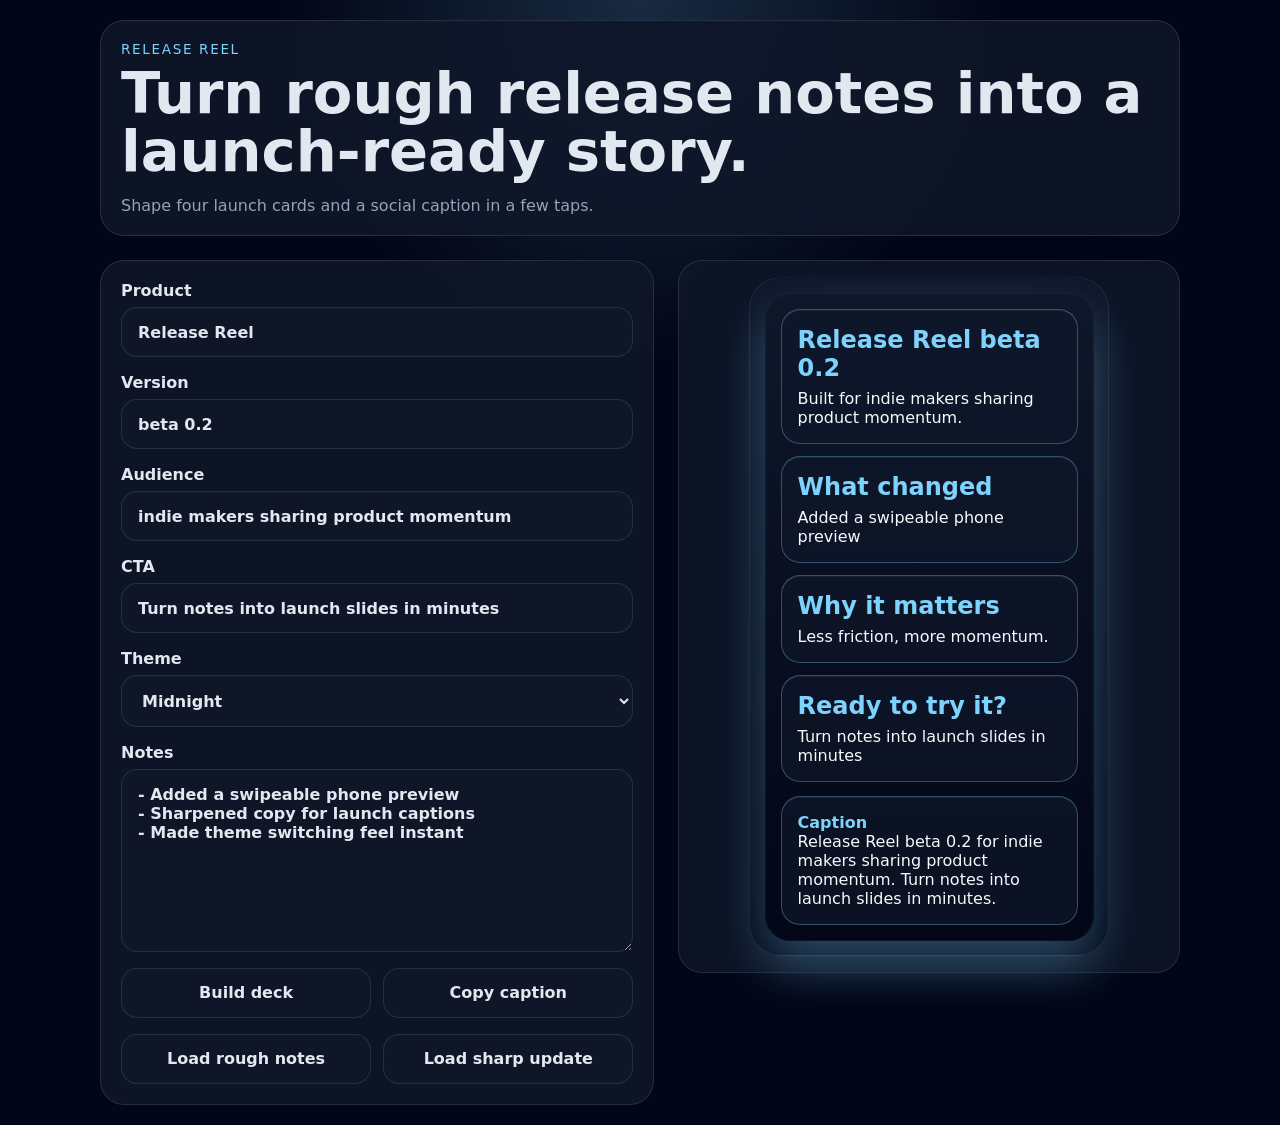
<file: previews/release-reel/index.html>
<!doctype html>
<html lang="en">
  <head>
    <meta charset="UTF-8" />
    <meta name="viewport" content="width=device-width, initial-scale=1.0" />
    <title>Release Reel</title>
    <link rel="stylesheet" href="./styles.css" />
  </head>
  <body>
    <main class="layout">
      <section class="hero">
        <p class="eyebrow">Release Reel</p>
        <h1>Turn rough release notes into a launch-ready story.</h1>
        <p class="lede">Shape four launch cards and a social caption in a few taps.</p>
      </section>

      <section class="panel">
        <form data-reel-form class="composer" action="#">
          <label>
            Product
            <input id="product" type="text" value="Release Reel" />
          </label>
          <label>
            Version
            <input id="version" type="text" value="beta 0.2" />
          </label>
          <label>
            Audience
            <input id="audience" type="text" value="indie makers sharing product momentum" />
          </label>
          <label>
            CTA
            <input id="cta" type="text" value="Turn notes into launch slides in minutes" />
          </label>
          <label>
            Theme
            <select id="theme"></select>
          </label>
          <label>
            Notes
            <textarea id="notes" rows="8">- Added a swipeable phone preview
- Sharpened copy for launch captions
- Made theme switching feel instant</textarea>
          </label>

          <div class="actions">
            <button type="button" data-build>Build deck</button>
            <button type="button" data-copy>Copy caption</button>
          </div>

          <div class="examples">
            <button type="button" data-load="Rough notes">Load rough notes</button>
            <button type="button" data-load="Sharp update">Load sharp update</button>
          </div>
        </form>
      </section>

      <section class="preview-shell">
        <div class="phone-frame">
          <article class="preview" data-preview data-theme="Midnight">
            <div class="card-stack">
              <section class="card">
                <h2 data-card-title="0">Release Reel beta 0.2</h2>
                <p data-card-body="0">Built for indie makers sharing product momentum.</p>
              </section>
              <section class="card">
                <h2 data-card-title="1">What changed</h2>
                <p data-card-body="1">Added a swipeable phone preview</p>
              </section>
              <section class="card">
                <h2 data-card-title="2">Why it matters</h2>
                <p data-card-body="2">Less friction, more momentum.</p>
              </section>
              <section class="card">
                <h2 data-card-title="3">Ready to try it?</h2>
                <p data-card-body="3">Turn notes into launch slides in minutes</p>
              </section>
            </div>
            <footer class="caption-box">
              <strong>Caption</strong>
              <p data-caption>Release Reel beta 0.2 for indie makers sharing product momentum. Turn notes into launch slides in minutes.</p>
            </footer>
          </article>
        </div>
      </section>
    </main>

    <script type="module" src="./src/main.js"></script>
  </body>
</html>
</file>
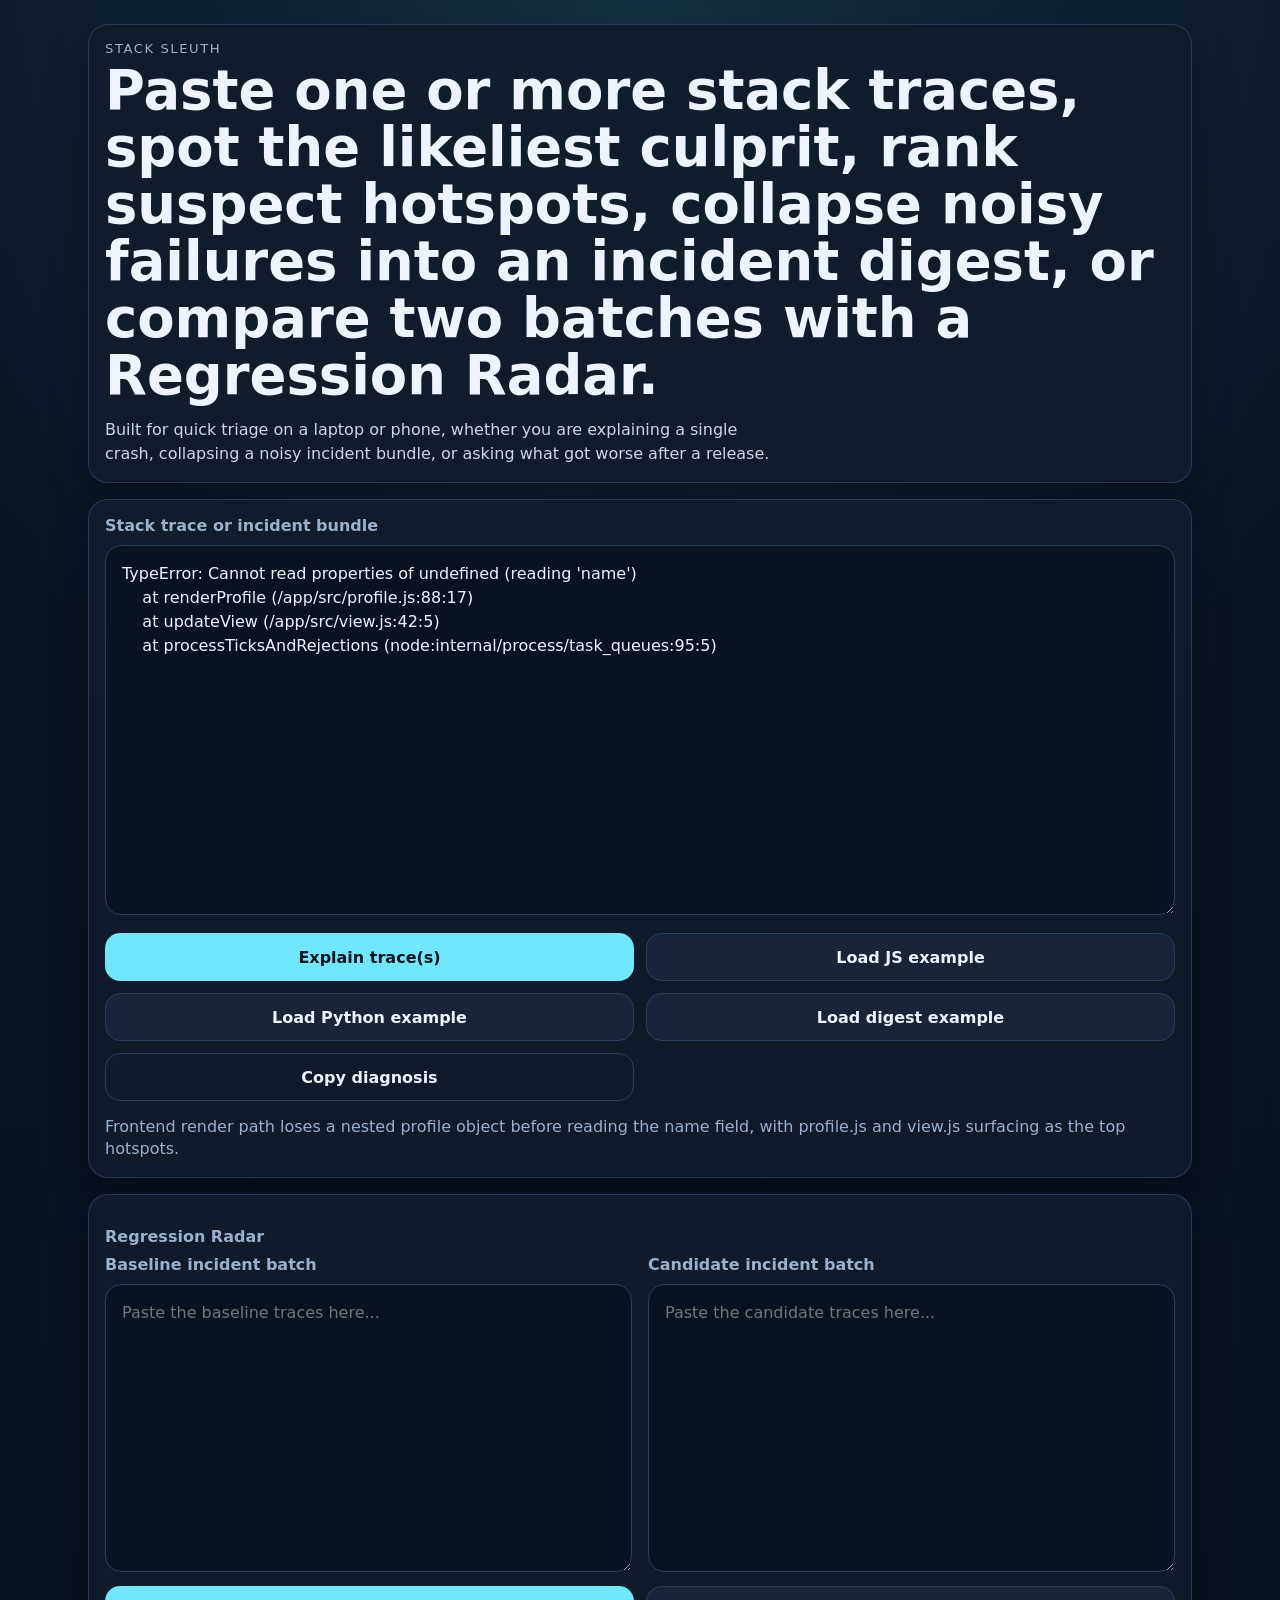
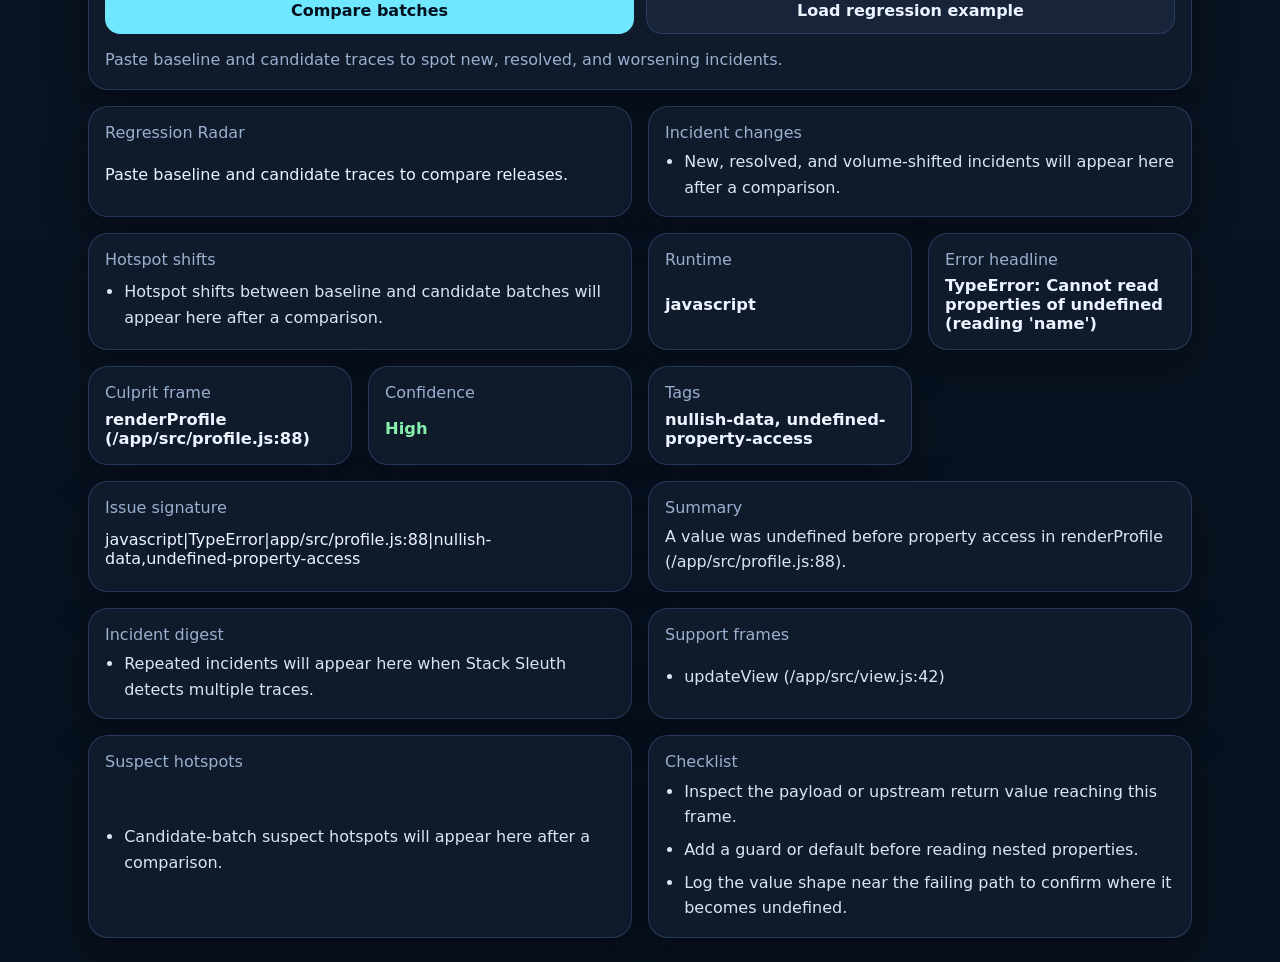
<file: previews/stack-sleuth/index.html>
<!doctype html>
<html lang="en">
  <head>
    <meta charset="UTF-8" />
    <meta name="viewport" content="width=device-width, initial-scale=1.0" />
    <title>Stack Sleuth</title>
    <link rel="stylesheet" href="./styles.css" />
  </head>
  <body>
    <main class="app-shell">
      <section class="hero card">
        <p class="eyebrow">Stack Sleuth</p>
        <h1>Paste one or more stack traces, spot the likeliest culprit, rank suspect hotspots, collapse noisy failures into an incident digest, or compare two batches with a Regression Radar.</h1>
        <p class="hero-copy">Built for quick triage on a laptop or phone, whether you are explaining a single crash, collapsing a noisy incident bundle, or asking what got worse after a release.</p>
      </section>

      <section class="workspace card">
        <label class="field-label" for="trace-input">Stack trace or incident bundle</label>
        <textarea id="trace-input" rows="14" spellcheck="false" placeholder="Paste one or more JavaScript, Python, or Ruby traces here..."></textarea>
        <div class="actions">
          <button id="explain-button" type="button">Explain trace(s)</button>
          <button id="load-js-button" type="button" class="secondary">Load JS example</button>
          <button id="load-python-button" type="button" class="secondary">Load Python example</button>
          <button id="load-digest-button" type="button" class="secondary">Load digest example</button>
          <button id="copy-button" type="button" class="ghost">Copy diagnosis</button>
        </div>
        <p id="example-caption" class="caption" aria-live="polite"></p>
      </section>

      <section class="workspace card">
        <p class="field-label">Regression Radar</p>
        <div class="compare-grid">
          <div>
            <label class="field-label" for="compare-baseline-input">Baseline incident batch</label>
            <textarea id="compare-baseline-input" rows="10" spellcheck="false" placeholder="Paste the baseline traces here..."></textarea>
          </div>
          <div>
            <label class="field-label" for="compare-candidate-input">Candidate incident batch</label>
            <textarea id="compare-candidate-input" rows="10" spellcheck="false" placeholder="Paste the candidate traces here..."></textarea>
          </div>
        </div>
        <div class="actions">
          <button id="compare-button" type="button">Compare batches</button>
          <button id="load-regression-button" type="button" class="secondary">Load regression example</button>
        </div>
        <p id="compare-caption" class="caption" aria-live="polite">Paste baseline and candidate traces to spot new, resolved, and worsening incidents.</p>
      </section>

      <section class="results" aria-live="polite">
        <article class="card result-card wide">
          <span class="result-label">Regression Radar</span>
          <p id="regression-summary-value">Paste baseline and candidate traces to compare releases.</p>
        </article>
        <article class="card result-card wide">
          <span class="result-label">Incident changes</span>
          <ul id="regression-incidents-value" class="checklist">
            <li>New, resolved, and volume-shifted incidents will appear here after a comparison.</li>
          </ul>
        </article>
        <article class="card result-card wide">
          <span class="result-label">Hotspot shifts</span>
          <ul id="hotspot-shifts-value" class="checklist">
            <li>Hotspot shifts between baseline and candidate batches will appear here after a comparison.</li>
          </ul>
        </article>
        <article class="card result-card">
          <span class="result-label">Runtime</span>
          <strong id="runtime-value">Awaiting trace</strong>
        </article>
        <article class="card result-card">
          <span class="result-label">Error headline</span>
          <strong id="headline-value">Paste one or more traces to get started</strong>
        </article>
        <article class="card result-card">
          <span class="result-label">Culprit frame</span>
          <strong id="culprit-value">No frame selected yet</strong>
        </article>
        <article class="card result-card compact">
          <span class="result-label">Confidence</span>
          <strong id="confidence-value">-</strong>
        </article>
        <article class="card result-card compact">
          <span class="result-label">Tags</span>
          <strong id="tags-value">-</strong>
        </article>
        <article class="card result-card wide">
          <span class="result-label">Issue signature</span>
          <p id="signature-value">-</p>
        </article>
        <article class="card result-card wide">
          <span class="result-label">Summary</span>
          <p id="summary-value">Your diagnosis summary will appear here.</p>
        </article>
        <article class="card result-card wide">
          <span class="result-label">Incident digest</span>
          <ul id="digest-groups-value" class="checklist">
            <li>Repeated incidents will appear here when Stack Sleuth detects multiple traces.</li>
          </ul>
        </article>
        <article class="card result-card wide">
          <span class="result-label">Support frames</span>
          <ul id="support-frames-value" class="checklist">
            <li>Support frames will appear here when Stack Sleuth finds nearby app frames.</li>
          </ul>
        </article>
        <article class="card result-card wide">
          <span class="result-label">Suspect hotspots</span>
          <ul id="hotspots-value" class="checklist">
            <li>Suspect hotspots will appear here when Stack Sleuth detects repeated culprit or support paths.</li>
          </ul>
        </article>
        <article class="card result-card wide">
          <span class="result-label">Checklist</span>
          <ul id="checklist-value" class="checklist">
            <li>Run an example or paste one or more real traces to see actionable next steps.</li>
          </ul>
        </article>
      </section>
    </main>

    <script type="module" src="./src/main.js"></script>
  </body>
</html>
</file>
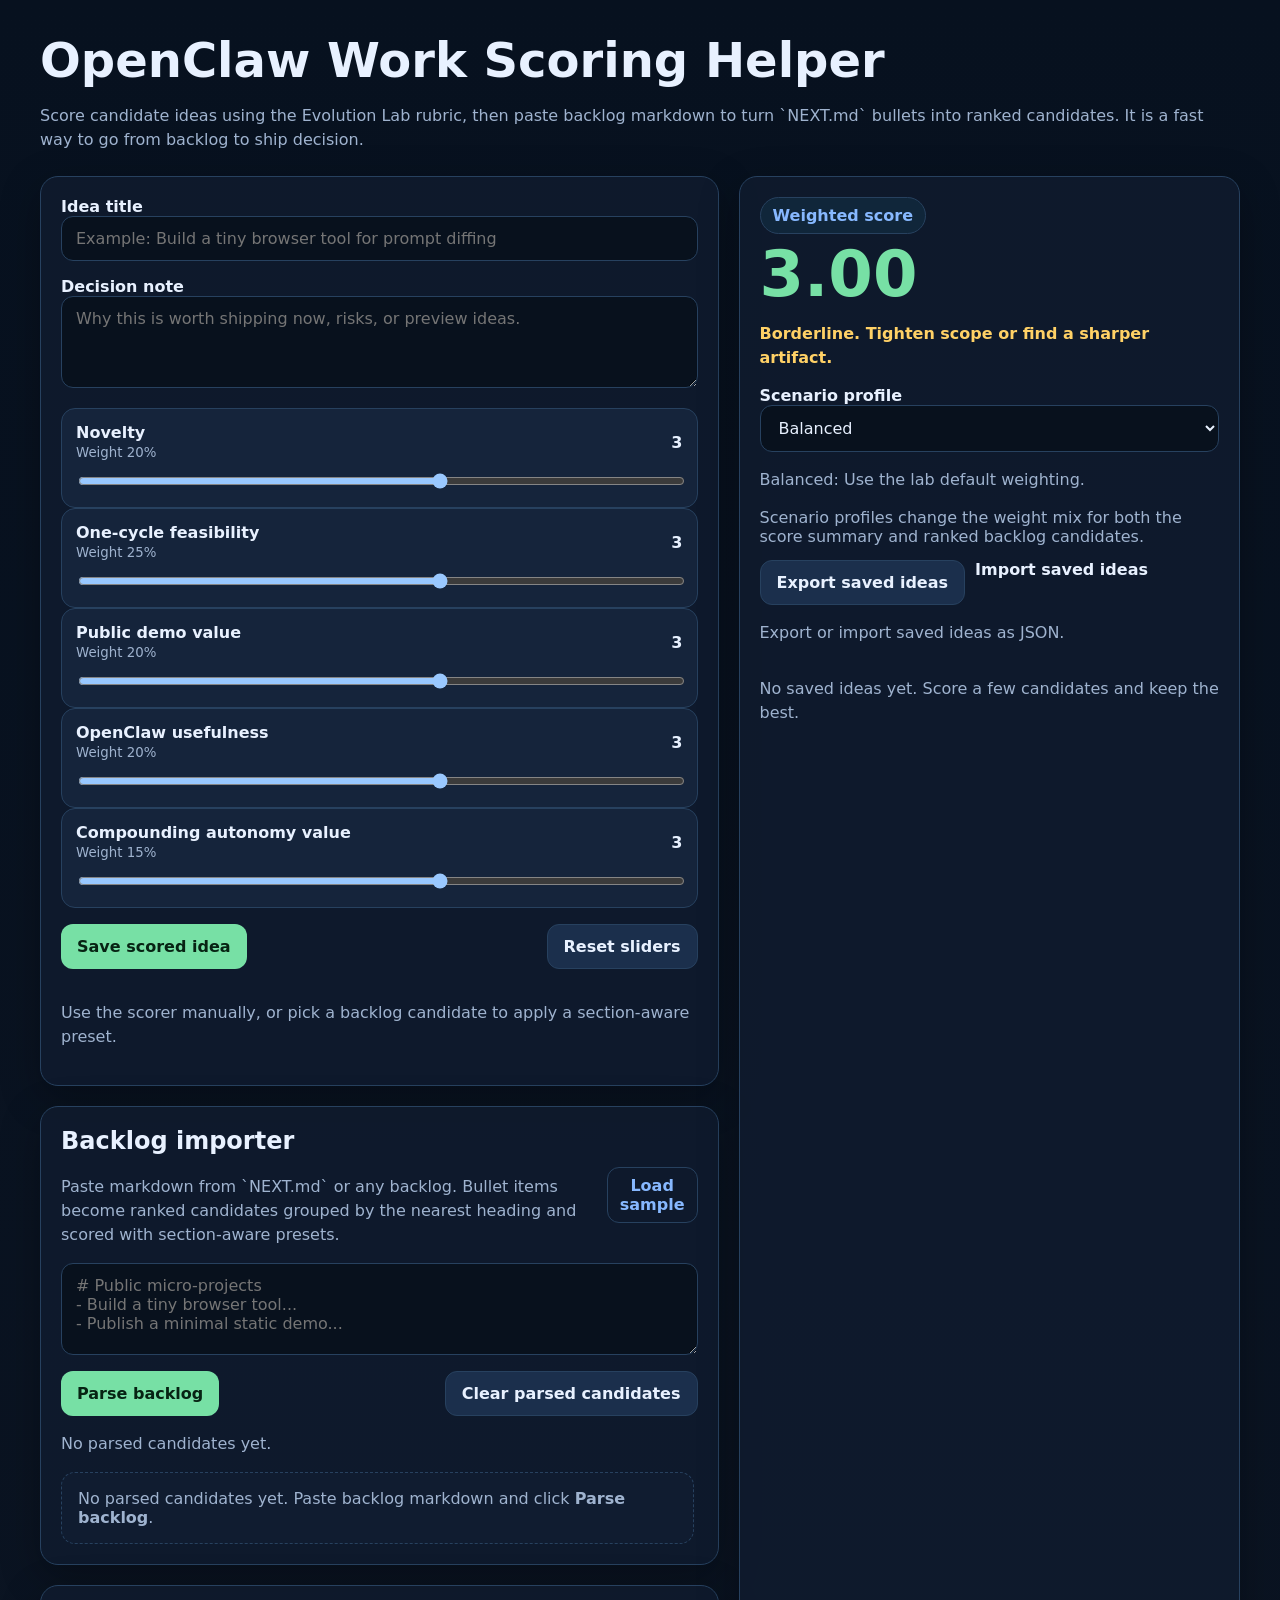
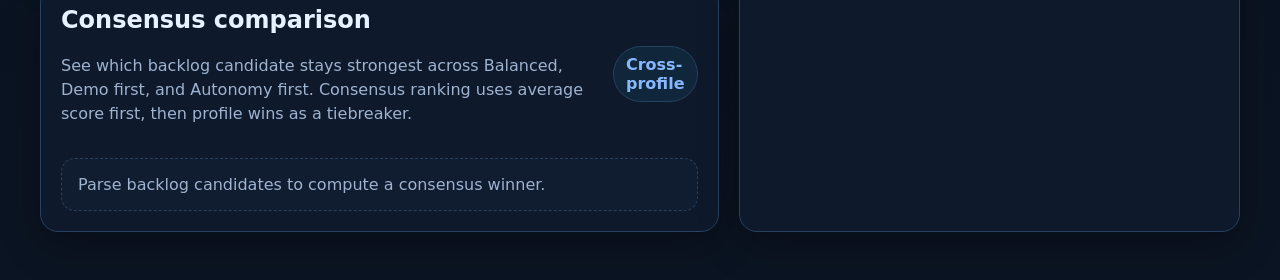
<file: previews/work-scoring-helper/index.html>
<!doctype html>
<html lang="en">
<head>
  <meta charset="utf-8">
  <meta name="viewport" content="width=device-width, initial-scale=1">
  <title>OpenClaw Work Scoring Helper</title>
  <style>
    :root {
      color-scheme: dark;
      --bg: #07111f;
      --panel: #0f1b2d;
      --soft: #15243b;
      --line: #27415f;
      --text: #e8f1ff;
      --muted: #9fb3cf;
      --accent: #77e0a5;
      --accent-2: #87b8ff;
      --warn: #ffd166;
    }
    * { box-sizing: border-box; }
    body {
      margin: 0;
      font-family: Inter, ui-sans-serif, system-ui, sans-serif;
      background: linear-gradient(180deg, #07111f 0%, #0b1422 100%);
      color: var(--text);
    }
    .wrap {
      max-width: 1240px;
      margin: 0 auto;
      padding: 32px 20px 48px;
    }
    h1, h2, h3 { margin-top: 0; }
    h1 { margin-bottom: 12px; font-size: clamp(2rem, 4vw, 3rem); }
    p { color: var(--muted); line-height: 1.5; }
    .grid {
      display: grid;
      grid-template-columns: 1.15fr 0.85fr;
      gap: 20px;
      margin-top: 24px;
    }
    .stack { display: grid; gap: 20px; }
    .panel {
      background: rgba(15, 27, 45, 0.92);
      border: 1px solid var(--line);
      border-radius: 18px;
      padding: 20px;
      box-shadow: 0 12px 40px rgba(0,0,0,0.28);
    }
    .controls { display: grid; gap: 16px; }
    .criterion, .candidate-card {
      background: var(--soft);
      border: 1px solid var(--line);
      border-radius: 14px;
      padding: 14px;
    }
    .row, .idea-row, .candidate-head {
      display: flex;
      align-items: center;
      justify-content: space-between;
      gap: 12px;
    }
    .idea-row { align-items: stretch; }
    .candidate-head { align-items: flex-start; }
    label { font-weight: 700; }
    small, .hint { color: var(--muted); }
    input[type="range"] { width: 100%; margin-top: 12px; }
    input[type="text"], textarea, select {
      width: 100%;
      background: #08111d;
      color: var(--text);
      border: 1px solid var(--line);
      border-radius: 12px;
      padding: 12px 14px;
      font: inherit;
    }
    textarea { min-height: 92px; resize: vertical; }
    button {
      appearance: none;
      border: 0;
      border-radius: 12px;
      padding: 12px 16px;
      font: inherit;
      font-weight: 700;
      cursor: pointer;
      background: var(--accent);
      color: #072313;
    }
    button.secondary {
      background: #1b2f4c;
      color: var(--text);
      border: 1px solid var(--line);
    }
    button.ghost {
      background: transparent;
      color: var(--accent-2);
      border: 1px solid var(--line);
      padding: 8px 12px;
    }
    .toolbar {
      display: flex;
      flex-wrap: wrap;
      gap: 10px;
      margin-top: 14px;
    }
    .toolbar input[type="file"] {
      display: none;
    }
    .score {
      font-size: 4rem;
      font-weight: 800;
      color: var(--accent);
      line-height: 1;
      margin: 8px 0 12px;
    }
    .badge, .tag {
      display: inline-flex;
      align-items: center;
      gap: 8px;
      border-radius: 999px;
      padding: 8px 12px;
      background: #10263a;
      border: 1px solid var(--line);
      color: var(--accent-2);
      font-weight: 700;
    }
    .tag {
      padding: 4px 10px;
      font-size: 0.85rem;
      color: var(--muted);
    }
    .list { display: grid; gap: 10px; margin-top: 16px; }
    .idea-card {
      background: var(--soft);
      border: 1px solid var(--line);
      border-radius: 14px;
      padding: 14px;
    }
    .idea-card h3, .candidate-card h3 { margin: 0 0 6px; font-size: 1rem; }
    .idea-meta, .candidate-meta {
      display: flex;
      flex-wrap: wrap;
      gap: 8px;
      margin-top: 10px;
      color: var(--muted);
      font-size: 0.92rem;
    }
    .topline { color: var(--warn); font-weight: 700; }
    .candidate-list {
      display: grid;
      gap: 12px;
      margin-top: 16px;
      max-height: 460px;
      overflow: auto;
      padding-right: 4px;
    }
    .candidate-card p { margin-bottom: 0; }
    .candidate-score {
      min-width: 96px;
      text-align: right;
    }
    .candidate-score strong {
      display: block;
      font-size: 1.2rem;
      color: var(--accent);
    }
    .candidate-score small {
      display: block;
      margin-top: 4px;
    }
    .candidate-tools {
      display: flex;
      gap: 8px;
      flex-wrap: wrap;
      margin-top: 10px;
    }
    .winner {
      border-color: var(--accent);
      box-shadow: 0 0 0 1px rgba(119, 224, 165, 0.25);
    }
    .consensus-summary {
      display: grid;
      gap: 12px;
      margin-top: 16px;
    }
    .mini-score {
      font-size: 2.1rem;
      font-weight: 800;
      color: var(--accent);
      line-height: 1;
    }
    .table-wrap {
      overflow: auto;
      margin-top: 16px;
      border: 1px solid var(--line);
      border-radius: 14px;
    }
    table {
      width: 100%;
      border-collapse: collapse;
      min-width: 720px;
      background: rgba(8, 17, 29, 0.6);
    }
    th, td {
      padding: 12px 14px;
      border-bottom: 1px solid var(--line);
      text-align: left;
      vertical-align: top;
    }
    th {
      color: var(--accent-2);
      font-size: 0.9rem;
      background: rgba(16, 38, 58, 0.75);
    }
    td strong {
      color: var(--text);
    }
    .empty {
      border: 1px dashed var(--line);
      border-radius: 14px;
      padding: 16px;
      color: var(--muted);
      background: rgba(21, 36, 59, 0.35);
    }
    @media (max-width: 960px) {
      .grid { grid-template-columns: 1fr; }
      .idea-row, .candidate-head { flex-direction: column; }
    }
  </style>
</head>
<body>
  <div class="wrap">
    <h1>OpenClaw Work Scoring Helper</h1>
    <p>Score candidate ideas using the Evolution Lab rubric, then paste backlog markdown to turn `NEXT.md` bullets into ranked candidates. It is a fast way to go from backlog to ship decision.</p>
    <div class="grid">
      <section class="stack">
        <div class="panel controls">
          <div>
            <label for="idea">Idea title</label>
            <input id="idea" type="text" placeholder="Example: Build a tiny browser tool for prompt diffing">
          </div>
          <div>
            <label for="notes">Decision note</label>
            <textarea id="notes" placeholder="Why this is worth shipping now, risks, or preview ideas."></textarea>
          </div>
          <div id="criteria"></div>
          <div class="idea-row">
            <button id="saveBtn">Save scored idea</button>
            <button id="resetBtn" class="secondary">Reset sliders</button>
          </div>
          <p id="presetHint" class="hint">Use the scorer manually, or pick a backlog candidate to apply a section-aware preset.</p>
        </div>

        <div class="panel">
          <div class="row">
            <div>
              <h2>Backlog importer</h2>
              <p>Paste markdown from `NEXT.md` or any backlog. Bullet items become ranked candidates grouped by the nearest heading and scored with section-aware presets.</p>
            </div>
            <button id="seedBtn" class="ghost">Load sample</button>
          </div>
          <textarea id="backlogInput" placeholder="# Public micro-projects&#10;- Build a tiny browser tool...&#10;- Publish a minimal static demo..."></textarea>
          <div class="idea-row" style="margin-top: 12px;">
            <button id="parseBtn">Parse backlog</button>
            <button id="clearBacklogBtn" class="secondary">Clear parsed candidates</button>
          </div>
          <p id="candidateSummary" class="hint">No parsed candidates yet.</p>
          <div id="candidateList" class="candidate-list"></div>
        </div>

        <div class="panel">
          <div class="row">
            <div>
              <h2>Consensus comparison</h2>
              <p>See which backlog candidate stays strongest across Balanced, Demo first, and Autonomy first. Consensus ranking uses average score first, then profile wins as a tiebreaker.</p>
            </div>
            <span class="badge">Cross-profile</span>
          </div>
          <div id="consensusSummary" class="consensus-summary">
            <div class="empty">Parse backlog candidates to compute a consensus winner.</div>
          </div>
          <div id="consensusTable" class="table-wrap" hidden></div>
        </div>
      </section>

      <aside class="panel">
        <div class="badge">Weighted score</div>
        <div class="score" id="score">0.0</div>
        <p id="summary" class="topline">Adjust the sliders to see whether this work is a strong next-cycle candidate.</p>
        <div>
          <label for="profileSelect">Scenario profile</label>
          <select id="profileSelect"></select>
          <p id="profileHint" class="hint">Balanced: use the lab default weighting.</p>
        </div>
        <div class="hint">Scenario profiles change the weight mix for both the score summary and ranked backlog candidates.</div>
        <div class="toolbar">
          <button id="exportBtn" class="secondary" type="button">Export saved ideas</button>
          <label for="importFile" class="ghost">Import saved ideas</label>
          <input id="importFile" type="file" accept="application/json">
        </div>
        <p id="transferStatus" class="hint">Export or import saved ideas as JSON.</p>
        <div class="list" id="savedIdeas"></div>
      </aside>
    </div>
  </div>
  <script type="module">
    import {
      buildCandidateBrief,
      defaultRubric,
      findPreset,
      formatIdeaBrief,
      getScoreProfile,
      parseBacklog,
      rankCandidates,
      rankCandidatesByConsensus,
      scoreProfiles,
      scoreValues
    } from './scoring.js';

    const rubric = defaultRubric.map((item) => ({ ...item }));
    const sampleBacklog = `## Public micro-project experiments
- Build a tiny browser tool that solves one concrete developer workflow pain.
- Publish a minimal static demo with source, README, and a screenshot or preview.

## OpenClaw autonomy improvements
- Improve cycle recording so artifacts, blockers, and previews are easier to audit.
- Prototype a better work scoring helper for novelty, feasibility, demo value, OpenClaw usefulness, and compounding autonomy value.`;

    const criteriaEl = document.getElementById('criteria');
    const scoreEl = document.getElementById('score');
    const summaryEl = document.getElementById('summary');
    const savedIdeasEl = document.getElementById('savedIdeas');
    const ideaEl = document.getElementById('idea');
    const notesEl = document.getElementById('notes');
    const backlogInputEl = document.getElementById('backlogInput');
    const candidateListEl = document.getElementById('candidateList');
    const candidateSummaryEl = document.getElementById('candidateSummary');
    const transferStatusEl = document.getElementById('transferStatus');
    const presetHintEl = document.getElementById('presetHint');
    const profileSelectEl = document.getElementById('profileSelect');
    const profileHintEl = document.getElementById('profileHint');
    const consensusSummaryEl = document.getElementById('consensusSummary');
    const consensusTableEl = document.getElementById('consensusTable');
    let activeProfile = getScoreProfile('balanced');

    function recommendation(score) {
      if (score >= 4.2) return 'Excellent candidate. This is strong cycle material.';
      if (score >= 3.5) return 'Promising. Worth doing unless a more urgent blocker appears.';
      if (score >= 2.7) return 'Borderline. Tighten scope or find a sharper artifact.';
      return 'Weak fit for a cycle. Reframe it or park it.';
    }

    function computeScore() {
      const values = Object.fromEntries(rubric.map((item) => [item.key, item.value]));
      const total = scoreValues(values, activeProfile.rubric);
      scoreEl.textContent = total.toFixed(2);
      summaryEl.textContent = recommendation(total);
      return total;
    }

    function renderCriteria() {
      criteriaEl.innerHTML = '';
      rubric.forEach((item) => {
        const block = document.createElement('div');
        block.className = 'criterion';
        block.innerHTML = `
          <div class="row">
            <div>
              <label for="${item.key}">${item.label}</label><br>
              <small>Weight ${((activeProfile.rubric.find((profileItem) => profileItem.key === item.key)?.weight ?? item.weight) * 100).toFixed(0)}%</small>
            </div>
            <strong id="${item.key}-value">${item.value}</strong>
          </div>
          <input id="${item.key}" type="range" min="0" max="5" step="0.5" value="${item.value}">
        `;
        criteriaEl.appendChild(block);
        const input = block.querySelector('input');
        const valueEl = block.querySelector('strong');
        input.addEventListener('input', () => {
          item.value = Number(input.value);
          valueEl.textContent = input.value;
          computeScore();
        });
      });
      computeScore();
    }

    function applyPreset(preset) {
      rubric.forEach((item) => {
        if (typeof preset?.values?.[item.key] === 'number') {
          item.value = preset.values[item.key];
        }
      });
      renderCriteria();
      presetHintEl.textContent = preset ? `${preset.label}: ${preset.rationale}` : 'Use the scorer manually, or pick a backlog candidate to apply a section-aware preset.';
    }

    function loadSaved() {
      return JSON.parse(localStorage.getItem('openclaw-work-ideas') || '[]');
    }

    function saveSaved(items) {
      localStorage.setItem('openclaw-work-ideas', JSON.stringify(items));
    }

    function loadCandidates() {
      return JSON.parse(localStorage.getItem('openclaw-work-candidates') || '[]');
    }

    function saveCandidates(items) {
      localStorage.setItem('openclaw-work-candidates', JSON.stringify(items));
    }

    async function copyText(text) {
      if (navigator.clipboard?.writeText) {
        await navigator.clipboard.writeText(text);
        return;
      }

      const input = document.createElement('textarea');
      input.value = text;
      input.setAttribute('readonly', 'readonly');
      input.style.position = 'absolute';
      input.style.left = '-9999px';
      document.body.appendChild(input);
      input.select();
      const copied = document.execCommand('copy');
      input.remove();

      if (!copied) throw new Error('Clipboard copy is unavailable in this browser.');
    }

    async function copySavedIdeaBrief(item) {
      const markdown = formatIdeaBrief({
        title: item.title,
        section: item.section,
        score: item.score,
        notes: item.notes,
        breakdown: item.breakdown,
        exportedAt: new Date().toISOString()
      });

      await copyText(markdown);
      setTransferStatus(`Copied markdown brief for ${item.title}.`);
    }

    async function copyCandidateBrief(candidate) {
      const markdown = buildCandidateBrief(candidate, activeProfile.rubric, new Date().toISOString());
      await copyText(markdown);
      setTransferStatus(`Copied markdown brief for ${candidate.title}.`);
    }

    function renderSaved() {
      const items = loadSaved().sort((a, b) => b.score - a.score);
      savedIdeasEl.innerHTML = items.length ? '' : '<p class="hint">No saved ideas yet. Score a few candidates and keep the best.</p>';
      items.forEach((item, index) => {
        const card = document.createElement('div');
        card.className = 'idea-card';
        card.innerHTML = `
          <h3>${index + 1}. ${item.title}</h3>
          <div class="topline">Score ${item.score.toFixed(2)}</div>
          <p>${item.notes || 'No note added.'}</p>
          <div class="idea-meta">
            <span>${new Date(item.savedAt).toLocaleString()}</span>
            <span>${item.breakdown.map((part) => `${part.label}: ${part.value}`).join(' • ')}</span>
          </div>
          <div class="candidate-tools">
            <button class="ghost" type="button">Copy brief</button>
          </div>
        `;
        card.querySelector('button').addEventListener('click', async () => {
          try {
            await copySavedIdeaBrief(item);
          } catch (error) {
            setTransferStatus(`Copy failed: ${error.message}`);
          }
        });
        savedIdeasEl.appendChild(card);
      });
    }

    function useCandidate(candidate) {
      ideaEl.value = candidate.title;
      notesEl.value = candidate.note;
      applyPreset(findPreset(candidate.section));
      window.scrollTo({ top: 0, behavior: 'smooth' });
      ideaEl.focus();
    }

    function renderConsensus(items) {
      if (!items.length) {
        consensusSummaryEl.innerHTML = '<div class="empty">Parse backlog candidates to compute a consensus winner.</div>';
        consensusTableEl.hidden = true;
        consensusTableEl.innerHTML = '';
        return;
      }

      const ranked = rankCandidatesByConsensus(items);
      const winner = ranked[0];
      consensusSummaryEl.innerHTML = `
        <div class="candidate-card winner">
          <div class="candidate-head">
            <div>
              <h3>Consensus winner: ${winner.title}</h3>
              <div class="candidate-meta"><span class="tag">${winner.section}</span><span class="tag">${winner.profileWinCount} profile win${winner.profileWinCount === 1 ? '' : 's'}</span></div>
            </div>
            <div class="candidate-score">
              <strong>${winner.averageScore.toFixed(2)}</strong>
              <small>Average across all profiles</small>
            </div>
          </div>
          <p>${winner.note}</p>
        </div>
      `;

      const headers = ['Candidate', 'Balanced', 'Demo first', 'Autonomy first', 'Average', 'Wins'];
      const rows = ranked.map((candidate) => {
        const scores = Object.fromEntries(candidate.profileScores.map((item) => [item.profileLabel, item.score.toFixed(2)]));
        return `
          <tr>
            <td><strong>${candidate.title}</strong><br><small>${candidate.section}</small></td>
            <td>${scores['Balanced']}</td>
            <td>${scores['Demo first']}</td>
            <td>${scores['Autonomy first']}</td>
            <td>${candidate.averageScore.toFixed(2)}</td>
            <td>${candidate.profileWinCount}</td>
          </tr>
        `;
      }).join('');

      consensusTableEl.hidden = false;
      consensusTableEl.innerHTML = `
        <table>
          <thead>
            <tr>${headers.map((header) => `<th>${header}</th>`).join('')}</tr>
          </thead>
          <tbody>${rows}</tbody>
        </table>
      `;
    }

    function renderCandidates() {
      const sourceItems = loadCandidates();
      const items = rankCandidates(sourceItems, activeProfile.rubric);
      candidateListEl.innerHTML = '';
      renderConsensus(sourceItems);

      if (!items.length) {
        candidateSummaryEl.textContent = 'No parsed candidates yet.';
        candidateListEl.innerHTML = '<div class="empty">No parsed candidates yet. Paste backlog markdown and click <strong>Parse backlog</strong>.</div>';
        return;
      }

      const top = items[0];
      candidateSummaryEl.textContent = `Top ${activeProfile.label.toLowerCase()} candidate: ${top.title} (${top.estimatedScore.toFixed(2)}).`;

      items.forEach((candidate, index) => {
        const card = document.createElement('div');
        card.className = `candidate-card${index === 0 ? ' winner' : ''}`;
        card.innerHTML = `
          <div class="candidate-head">
            <div>
              <h3>${index + 1}. ${candidate.title}</h3>
              <div class="candidate-meta"><span class="tag">${candidate.section}</span></div>
            </div>
            <div class="candidate-score">
              <strong>${candidate.estimatedScore.toFixed(2)}</strong>
              <small>${activeProfile.label} • ${candidate.preset ? candidate.preset.label : 'Current sliders'}</small>
            </div>
          </div>
          <p>${candidate.note}</p>
          <div class="candidate-tools">
            <button class="ghost" type="button" data-action="use">Use in scorer</button>
            <button class="ghost" type="button" data-action="copy">Copy brief</button>
          </div>
        `;
        card.querySelector('[data-action="use"]').addEventListener('click', () => useCandidate(candidate));
        card.querySelector('[data-action="copy"]').addEventListener('click', async () => {
          try {
            await copyCandidateBrief(candidate);
          } catch (error) {
            setTransferStatus(`Copy failed: ${error.message}`);
          }
        });
        candidateListEl.appendChild(card);
      });
    }

    function setTransferStatus(message) {
      transferStatusEl.textContent = message;
    }

    function exportSavedIdeas() {
      const items = loadSaved();
      const payload = {
        exportedAt: new Date().toISOString(),
        app: 'openclaw-work-scoring-helper',
        version: 1,
        ideas: items
      };
      const blob = new Blob([JSON.stringify(payload, null, 2)], { type: 'application/json' });
      const url = URL.createObjectURL(blob);
      const link = document.createElement('a');
      link.href = url;
      link.download = `openclaw-work-ideas-${new Date().toISOString().replace(/[:.]/g, '-')}.json`;
      document.body.appendChild(link);
      link.click();
      link.remove();
      URL.revokeObjectURL(url);
      setTransferStatus(`Exported ${items.length} saved idea${items.length === 1 ? '' : 's'} as JSON.`);
    }

    async function importSavedIdeas(file) {
      if (!file) return;
      try {
        const text = await file.text();
        const parsed = JSON.parse(text);
        const ideas = Array.isArray(parsed) ? parsed : parsed.ideas;
        if (!Array.isArray(ideas)) throw new Error('JSON must contain an ideas array.');

        const normalized = ideas
          .filter((item) => item && typeof item === 'object')
          .map((item) => ({
            title: typeof item.title === 'string' && item.title.trim() ? item.title.trim() : 'Untitled idea',
            section: typeof item.section === 'string' && item.section.trim() ? item.section.trim() : 'Imported idea',
            notes: typeof item.notes === 'string' ? item.notes : '',
            score: Number(item.score) || 0,
            breakdown: Array.isArray(item.breakdown) ? item.breakdown : [],
            savedAt: item.savedAt || new Date().toISOString()
          }));

        saveSaved(normalized);
        renderSaved();
        setTransferStatus(`Imported ${normalized.length} saved idea${normalized.length === 1 ? '' : 's'} from JSON.`);
      } catch (error) {
        setTransferStatus(`Import failed: ${error.message}`);
      }
    }

    function renderProfileOptions() {
      profileSelectEl.innerHTML = scoreProfiles.map((profile) => `<option value="${profile.id}">${profile.label}</option>`).join('');
      profileSelectEl.value = activeProfile.id;
      profileHintEl.textContent = `${activeProfile.label}: ${activeProfile.description}`;
    }

    function setActiveProfile(profileId) {
      activeProfile = getScoreProfile(profileId);
      profileSelectEl.value = activeProfile.id;
      profileHintEl.textContent = `${activeProfile.label}: ${activeProfile.description}`;
      computeScore();
      renderCriteria();
      renderCandidates();
    }

    profileSelectEl.addEventListener('change', (event) => {
      setActiveProfile(event.target.value);
    });

    document.getElementById('saveBtn').addEventListener('click', () => {
      const title = ideaEl.value.trim() || 'Untitled idea';
      const score = computeScore();
      const items = loadSaved();
      items.push({
        title,
        section: `Manual scoring (${activeProfile.label})`,
        notes: notesEl.value.trim(),
        score,
        breakdown: rubric.map((item) => ({ label: item.label, value: item.value })),
        savedAt: new Date().toISOString()
      });
      saveSaved(items);
      renderSaved();
    });

    document.getElementById('resetBtn').addEventListener('click', () => {
      defaultRubric.forEach((item, index) => {
        rubric[index].value = item.value;
      });
      renderCriteria();
      presetHintEl.textContent = 'Use the scorer manually, or pick a backlog candidate to apply a section-aware preset.';
    });

    document.getElementById('seedBtn').addEventListener('click', () => {
      backlogInputEl.value = sampleBacklog;
      backlogInputEl.focus();
    });

    document.getElementById('parseBtn').addEventListener('click', () => {
      const markdown = backlogInputEl.value.trim();
      const parsed = parseBacklog(markdown);
      saveCandidates(parsed);
      renderCandidates();
    });

    document.getElementById('clearBacklogBtn').addEventListener('click', () => {
      backlogInputEl.value = '';
      saveCandidates([]);
      renderCandidates();
    });

    document.getElementById('exportBtn').addEventListener('click', exportSavedIdeas);

    document.getElementById('importFile').addEventListener('change', async (event) => {
      const [file] = event.target.files;
      await importSavedIdeas(file);
      event.target.value = '';
    });

    renderProfileOptions();
    setActiveProfile('balanced');
    renderSaved();
  </script>
</body>
</html>
</file>
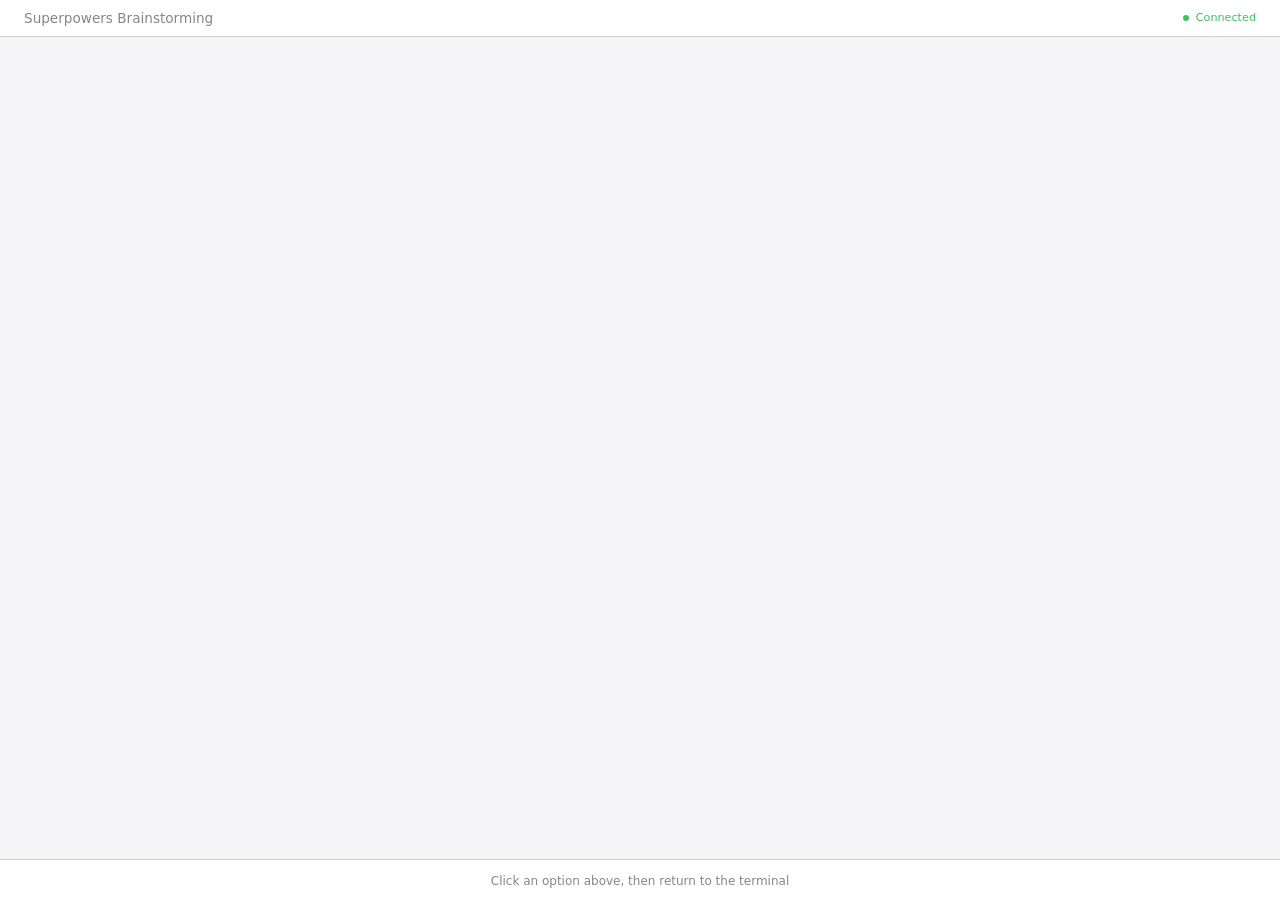
<file: skills/brainstorming/scripts/frame-template.html>
<!DOCTYPE html>
<html>
<head>
  <meta charset="utf-8">
  <title>Superpowers Brainstorming</title>
  <style>
    /*
     * BRAINSTORM COMPANION FRAME TEMPLATE
     *
     * This template provides a consistent frame with:
     * - OS-aware light/dark theming
     * - Fixed header and selection indicator bar
     * - Scrollable main content area
     * - CSS helpers for common UI patterns
     *
     * Content is injected via placeholder comment in #claude-content.
     */

    * { box-sizing: border-box; margin: 0; padding: 0; }
    html, body { height: 100%; overflow: hidden; }

    /* ===== THEME VARIABLES ===== */
    :root {
      --bg-primary: #f5f5f7;
      --bg-secondary: #ffffff;
      --bg-tertiary: #e5e5e7;
      --border: #d1d1d6;
      --text-primary: #1d1d1f;
      --text-secondary: #86868b;
      --text-tertiary: #aeaeb2;
      --accent: #0071e3;
      --accent-hover: #0077ed;
      --success: #34c759;
      --warning: #ff9f0a;
      --error: #ff3b30;
      --selected-bg: #e8f4fd;
      --selected-border: #0071e3;
    }

    @media (prefers-color-scheme: dark) {
      :root {
        --bg-primary: #1d1d1f;
        --bg-secondary: #2d2d2f;
        --bg-tertiary: #3d3d3f;
        --border: #424245;
        --text-primary: #f5f5f7;
        --text-secondary: #86868b;
        --text-tertiary: #636366;
        --accent: #0a84ff;
        --accent-hover: #409cff;
        --selected-bg: rgba(10, 132, 255, 0.15);
        --selected-border: #0a84ff;
      }
    }

    body {
      font-family: system-ui, -apple-system, BlinkMacSystemFont, sans-serif;
      background: var(--bg-primary);
      color: var(--text-primary);
      display: flex;
      flex-direction: column;
      line-height: 1.5;
    }

    /* ===== FRAME STRUCTURE ===== */
    .header {
      background: var(--bg-secondary);
      padding: 0.5rem 1.5rem;
      display: flex;
      justify-content: space-between;
      align-items: center;
      border-bottom: 1px solid var(--border);
      flex-shrink: 0;
    }
    .header h1 { font-size: 0.85rem; font-weight: 500; color: var(--text-secondary); }
    .header .status { font-size: 0.7rem; color: var(--success); display: flex; align-items: center; gap: 0.4rem; }
    .header .status::before { content: ''; width: 6px; height: 6px; background: var(--success); border-radius: 50%; }

    .main { flex: 1; overflow-y: auto; }
    #claude-content { padding: 2rem; min-height: 100%; }

    .indicator-bar {
      background: var(--bg-secondary);
      border-top: 1px solid var(--border);
      padding: 0.5rem 1.5rem;
      flex-shrink: 0;
      text-align: center;
    }
    .indicator-bar span {
      font-size: 0.75rem;
      color: var(--text-secondary);
    }
    .indicator-bar .selected-text {
      color: var(--accent);
      font-weight: 500;
    }

    /* ===== TYPOGRAPHY ===== */
    h2 { font-size: 1.5rem; font-weight: 600; margin-bottom: 0.5rem; }
    h3 { font-size: 1.1rem; font-weight: 600; margin-bottom: 0.25rem; }
    .subtitle { color: var(--text-secondary); margin-bottom: 1.5rem; }
    .section { margin-bottom: 2rem; }
    .label { font-size: 0.7rem; color: var(--text-secondary); text-transform: uppercase; letter-spacing: 0.05em; margin-bottom: 0.5rem; }

    /* ===== OPTIONS (for A/B/C choices) ===== */
    .options { display: flex; flex-direction: column; gap: 0.75rem; }
    .option {
      background: var(--bg-secondary);
      border: 2px solid var(--border);
      border-radius: 12px;
      padding: 1rem 1.25rem;
      cursor: pointer;
      transition: all 0.15s ease;
      display: flex;
      align-items: flex-start;
      gap: 1rem;
    }
    .option:hover { border-color: var(--accent); }
    .option.selected { background: var(--selected-bg); border-color: var(--selected-border); }
    .option .letter {
      background: var(--bg-tertiary);
      color: var(--text-secondary);
      width: 1.75rem; height: 1.75rem;
      border-radius: 6px;
      display: flex; align-items: center; justify-content: center;
      font-weight: 600; font-size: 0.85rem; flex-shrink: 0;
    }
    .option.selected .letter { background: var(--accent); color: white; }
    .option .content { flex: 1; }
    .option .content h3 { font-size: 0.95rem; margin-bottom: 0.15rem; }
    .option .content p { color: var(--text-secondary); font-size: 0.85rem; margin: 0; }

    /* ===== CARDS (for showing designs/mockups) ===== */
    .cards { display: grid; grid-template-columns: repeat(auto-fit, minmax(280px, 1fr)); gap: 1rem; }
    .card {
      background: var(--bg-secondary);
      border: 1px solid var(--border);
      border-radius: 12px;
      overflow: hidden;
      cursor: pointer;
      transition: all 0.15s ease;
    }
    .card:hover { border-color: var(--accent); transform: translateY(-2px); box-shadow: 0 4px 12px rgba(0,0,0,0.1); }
    .card.selected { border-color: var(--selected-border); border-width: 2px; }
    .card-image { background: var(--bg-tertiary); aspect-ratio: 16/10; display: flex; align-items: center; justify-content: center; }
    .card-body { padding: 1rem; }
    .card-body h3 { margin-bottom: 0.25rem; }
    .card-body p { color: var(--text-secondary); font-size: 0.85rem; }

    /* ===== MOCKUP CONTAINER ===== */
    .mockup {
      background: var(--bg-secondary);
      border: 1px solid var(--border);
      border-radius: 12px;
      overflow: hidden;
      margin-bottom: 1.5rem;
    }
    .mockup-header {
      background: var(--bg-tertiary);
      padding: 0.5rem 1rem;
      font-size: 0.75rem;
      color: var(--text-secondary);
      border-bottom: 1px solid var(--border);
    }
    .mockup-body { padding: 1.5rem; }

    /* ===== SPLIT VIEW (side-by-side comparison) ===== */
    .split { display: grid; grid-template-columns: 1fr 1fr; gap: 1.5rem; }
    @media (max-width: 700px) { .split { grid-template-columns: 1fr; } }

    /* ===== PROS/CONS ===== */
    .pros-cons { display: grid; grid-template-columns: 1fr 1fr; gap: 1rem; margin: 1rem 0; }
    .pros, .cons { background: var(--bg-secondary); border-radius: 8px; padding: 1rem; }
    .pros h4 { color: var(--success); font-size: 0.85rem; margin-bottom: 0.5rem; }
    .cons h4 { color: var(--error); font-size: 0.85rem; margin-bottom: 0.5rem; }
    .pros ul, .cons ul { margin-left: 1.25rem; font-size: 0.85rem; color: var(--text-secondary); }
    .pros li, .cons li { margin-bottom: 0.25rem; }

    /* ===== PLACEHOLDER (for mockup areas) ===== */
    .placeholder {
      background: var(--bg-tertiary);
      border: 2px dashed var(--border);
      border-radius: 8px;
      padding: 2rem;
      text-align: center;
      color: var(--text-tertiary);
    }

    /* ===== INLINE MOCKUP ELEMENTS ===== */
    .mock-nav { background: var(--accent); color: white; padding: 0.75rem 1rem; display: flex; gap: 1.5rem; font-size: 0.9rem; }
    .mock-sidebar { background: var(--bg-tertiary); padding: 1rem; min-width: 180px; }
    .mock-content { padding: 1.5rem; flex: 1; }
    .mock-button { background: var(--accent); color: white; border: none; padding: 0.5rem 1rem; border-radius: 6px; font-size: 0.85rem; }
    .mock-input { background: var(--bg-primary); border: 1px solid var(--border); border-radius: 6px; padding: 0.5rem; width: 100%; }
  </style>
</head>
<body>
  <div class="header">
    <h1><a href="https://github.com/obra/superpowers" style="color: inherit; text-decoration: none;">Superpowers Brainstorming</a></h1>
    <div class="status">Connected</div>
  </div>

  <div class="main">
    <div id="claude-content">
      <!-- CONTENT -->
    </div>
  </div>

  <div class="indicator-bar">
    <span id="indicator-text">Click an option above, then return to the terminal</span>
  </div>

</body>
</html>
</file>
<file: previews/release-reel/styles.css>
:root {
  color-scheme: dark;
  --bg: #020617;
  --panel: rgba(15, 23, 42, 0.88);
  --border: rgba(148, 163, 184, 0.18);
  --text: #e2e8f0;
  --muted: #94a3b8;
  --accent: #7dd3fc;
}

* {
  box-sizing: border-box;
}

body {
  margin: 0;
  min-height: 100vh;
  font-family: Inter, ui-sans-serif, system-ui, sans-serif;
  background:
    radial-gradient(circle at top, rgba(125, 211, 252, 0.18), transparent 28%),
    var(--bg);
  color: var(--text);
}

button,
input,
select,
textarea {
  font: inherit;
}

.layout {
  display: grid;
  gap: 1.5rem;
  padding: 1.25rem;
  max-width: 1120px;
  margin: 0 auto;
}

.hero,
.panel,
.preview-shell {
  background: var(--panel);
  border: 1px solid var(--border);
  border-radius: 1.5rem;
  backdrop-filter: blur(18px);
}

.hero,
.panel {
  padding: 1.25rem;
}

.eyebrow {
  margin: 0 0 0.5rem;
  color: var(--accent);
  font-size: 0.85rem;
  text-transform: uppercase;
  letter-spacing: 0.12em;
}

.hero h1 {
  margin: 0;
  font-size: clamp(2rem, 7vw, 3.6rem);
  line-height: 1;
}

.lede {
  margin-bottom: 0;
  color: var(--muted);
}

.composer {
  display: grid;
  gap: 1rem;
}

label {
  display: grid;
  gap: 0.45rem;
  font-weight: 600;
}

input,
select,
textarea,
button {
  width: 100%;
  border-radius: 1rem;
  border: 1px solid var(--border);
  padding: 0.9rem 1rem;
  background: rgba(15, 23, 42, 0.92);
  color: var(--text);
}

textarea {
  resize: vertical;
}

button {
  cursor: pointer;
  font-weight: 700;
}

.actions,
.examples {
  display: grid;
  gap: 0.75rem;
}

.preview-shell {
  padding: 1rem;
}

.phone-frame {
  max-width: 360px;
  margin: 0 auto;
  padding: 0.9rem;
  border-radius: 2rem;
  background: linear-gradient(180deg, #0f172a 0%, #020617 100%);
  border: 1px solid rgba(255, 255, 255, 0.08);
  box-shadow: 0 24px 60px rgba(15, 23, 42, 0.55);
}

.preview {
  --preview-background: linear-gradient(180deg, #0f172a 0%, #020617 100%);
  --preview-accent: #7dd3fc;
  --preview-glow: rgba(125, 211, 252, 0.32);
  min-height: 640px;
  border-radius: 1.6rem;
  padding: 1rem;
  display: grid;
  gap: 0.85rem;
  background: var(--preview-background);
  box-shadow: inset 0 0 0 1px rgba(255, 255, 255, 0.04), 0 24px 48px var(--preview-glow);
}

.card-stack {
  display: grid;
  gap: 0.75rem;
}

.card,
.caption-box {
  padding: 1rem;
  border-radius: 1.2rem;
  background: rgba(15, 23, 42, 0.7);
  border: 1px solid var(--preview-glow);
  box-shadow: inset 0 1px 0 rgba(255, 255, 255, 0.06);
}

.card h2,
.caption-box strong {
  margin: 0 0 0.45rem;
  color: var(--preview-accent);
}

.card p,
.caption-box p {
  margin: 0;
  color: #f8fafc;
  white-space: pre-line;
}

@media (min-width: 860px) {
  .layout {
    grid-template-columns: 1.05fr 0.95fr;
    align-items: start;
  }

  .hero {
    grid-column: 1 / -1;
  }

  .actions,
  .examples {
    grid-template-columns: repeat(2, minmax(0, 1fr));
  }
}
</file>
<file: previews/stack-sleuth/styles.css>
:root {
  color-scheme: dark;
  --bg: #08111f;
  --panel: #111c2d;
  --panel-strong: #17243a;
  --border: #2a3e61;
  --text: #edf4ff;
  --muted: #9ab0cf;
  --accent: #6ee7ff;
  --accent-strong: #3fc8e8;
  --accent-soft: rgba(110, 231, 255, 0.14);
  --success: #86efac;
  --shadow: 0 18px 40px rgba(0, 0, 0, 0.28);
  font-family: Inter, ui-sans-serif, system-ui, -apple-system, BlinkMacSystemFont, "Segoe UI", sans-serif;
}

* {
  box-sizing: border-box;
}

body {
  margin: 0;
  min-height: 100vh;
  background:
    radial-gradient(circle at top, rgba(63, 200, 232, 0.16), transparent 32%),
    linear-gradient(180deg, #0b1422 0%, var(--bg) 100%);
  color: var(--text);
}

button,
textarea {
  font: inherit;
}

button {
  min-height: 3rem;
  border-radius: 0.95rem;
  border: 1px solid transparent;
  padding: 0.85rem 1rem;
  font-weight: 700;
  color: #03111f;
  background: var(--accent);
  cursor: pointer;
  transition: transform 140ms ease, background 140ms ease, border-color 140ms ease;
}

button:hover,
button:focus-visible {
  transform: translateY(-1px);
  background: var(--accent-strong);
}

button.secondary {
  color: var(--text);
  background: var(--panel-strong);
  border-color: var(--border);
}

button.ghost {
  color: var(--text);
  background: transparent;
  border-color: var(--border);
}

button:focus-visible,
textarea:focus-visible {
  outline: 3px solid rgba(110, 231, 255, 0.42);
  outline-offset: 2px;
}

textarea {
  width: 100%;
  min-height: 18rem;
  resize: vertical;
  border-radius: 1rem;
  border: 1px solid var(--border);
  background: #09121f;
  color: var(--text);
  padding: 1rem;
  line-height: 1.5;
}

.app-shell {
  width: min(100%, 72rem);
  margin: 0 auto;
  padding: 1rem;
  display: grid;
  gap: 1rem;
}

.card {
  background: rgba(17, 28, 45, 0.9);
  border: 1px solid rgba(42, 62, 97, 0.9);
  border-radius: 1.25rem;
  box-shadow: var(--shadow);
}

.hero,
.workspace,
.result-card {
  padding: 1rem;
}

.eyebrow,
.result-label,
.field-label,
.caption {
  color: var(--muted);
}

.eyebrow {
  margin: 0 0 0.35rem;
  font-size: 0.82rem;
  letter-spacing: 0.12em;
  text-transform: uppercase;
}

.hero h1 {
  margin: 0;
  font-size: clamp(1.8rem, 6vw, 3.4rem);
  line-height: 1.05;
}

.hero-copy {
  margin: 0.85rem 0 0;
  max-width: 42rem;
  color: #c9d7eb;
  line-height: 1.5;
}

.field-label {
  display: block;
  margin-bottom: 0.6rem;
  font-weight: 700;
}

.actions {
  display: grid;
  grid-template-columns: 1fr;
  gap: 0.75rem;
  margin-top: 0.9rem;
}

.compare-grid {
  display: grid;
  gap: 1rem;
}

.compare-grid > div {
  display: grid;
}

.caption {
  margin: 0.9rem 0 0;
  min-height: 1.5rem;
  line-height: 1.4;
}

.results {
  display: grid;
  gap: 1rem;
}

.result-card {
  display: grid;
  gap: 0.45rem;
}

.result-card strong,
.result-card p,
.checklist {
  margin: 0;
}

.result-card strong {
  font-size: 1.02rem;
}

#confidence-value {
  color: var(--success);
  text-transform: capitalize;
}

#summary-value {
  color: #d9e5f5;
  line-height: 1.6;
}

.checklist {
  padding-left: 1.2rem;
  color: #d9e5f5;
  line-height: 1.6;
}

.checklist li + li {
  margin-top: 0.45rem;
}

@media (min-width: 42rem) {
  .app-shell {
    padding: 1.5rem;
  }

  .actions {
    grid-template-columns: repeat(2, minmax(0, 1fr));
  }

  .compare-grid {
    grid-template-columns: repeat(2, minmax(0, 1fr));
  }

  .results {
    grid-template-columns: repeat(2, minmax(0, 1fr));
  }

  .result-card.wide {
    grid-column: 1 / -1;
  }
}

@media (min-width: 64rem) {
  .results {
    grid-template-columns: repeat(4, minmax(0, 1fr));
  }

  .result-card.compact {
    grid-column: span 1;
  }

  .result-card.wide {
    grid-column: span 2;
  }
}
</file>
